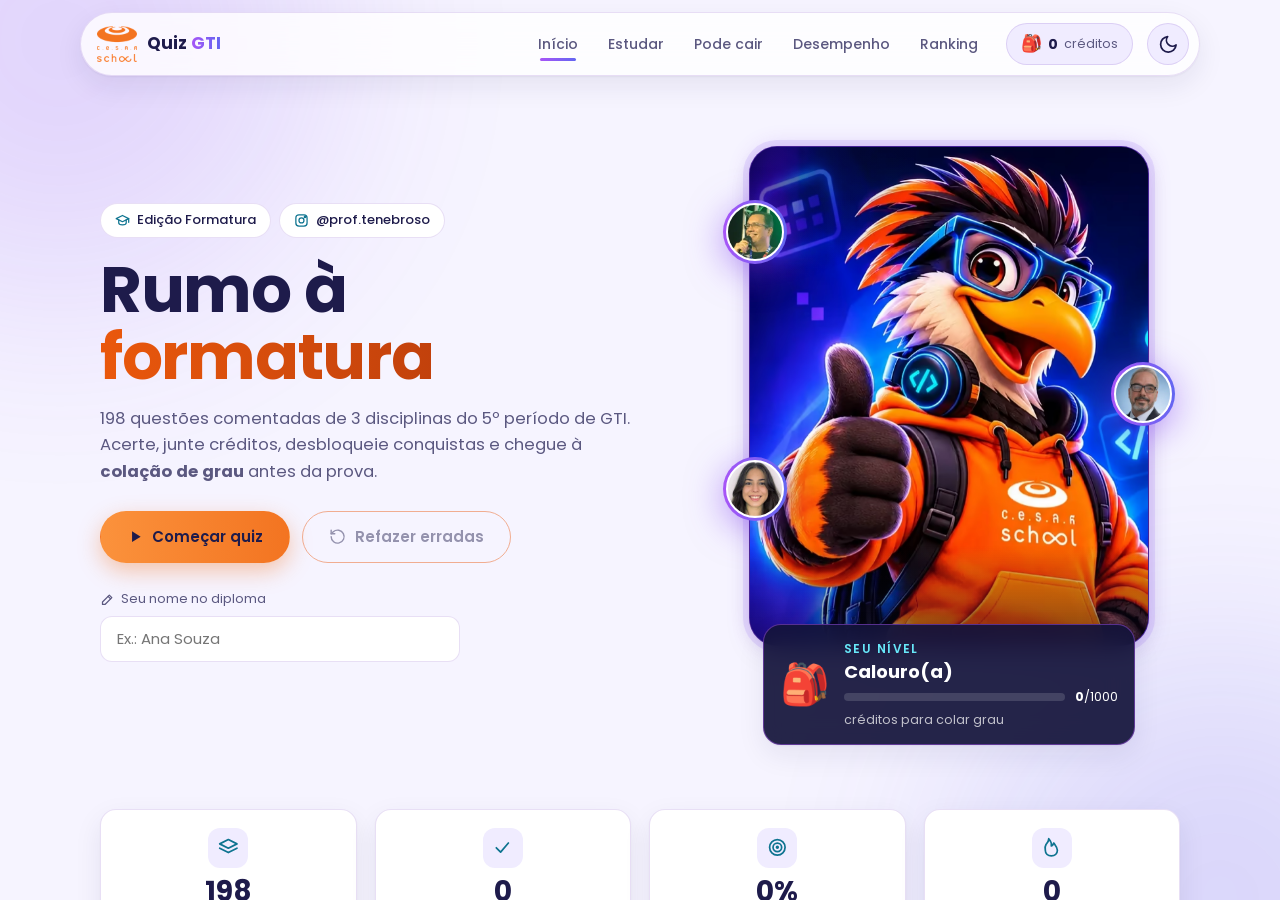
<file: index.html>
<!doctype html>
<html lang="pt-BR">
<head>
  <meta charset="utf-8">
  <meta name="viewport" content="width=device-width, initial-scale=1">
  <title>Quiz GTI Formatura · Segurança Cibernética, Governança e GTI</title>
  <meta name="description" content="Quiz gamificado com 198 questões comentadas de Gestão de Segurança Cibernética, Governança em TI e Estudos Avançados em GTI (CESAR School, 5º período).">
  <meta name="referrer" content="strict-origin-when-cross-origin">
  <link rel="canonical" href="https://leonidasprof.github.io/estudando5periodo/QUIZ/app/">
  <link rel="icon" href="QUIZ/app/assets/favicon.png" type="image/png" sizes="64x64">
  <!-- Quem compartilha o link da raiz também vê o cartão com o Carca -->
  <meta property="og:type" content="website">
  <meta property="og:locale" content="pt_BR">
  <meta property="og:site_name" content="Quiz GTI Formatura">
  <meta property="og:title" content="Quiz GTI Formatura: estude com o Carca rumo à colação de grau">
  <meta property="og:description" content="198 questões comentadas de Segurança Cibernética, Governança em TI e Estudos Avançados em GTI. Acerte, junte créditos e chegue à formatura.">
  <meta property="og:image" content="https://leonidasprof.github.io/estudando5periodo/QUIZ/app/assets/og-image.jpg">
  <meta property="og:image:width" content="1200">
  <meta property="og:image:height" content="630">
  <meta property="og:image:alt" content="Carca, o carcará tech de moletom laranja do CESAR School, fazendo joinha">
  <meta property="og:url" content="https://leonidasprof.github.io/estudando5periodo/">
  <meta name="twitter:card" content="summary_large_image">
  <meta name="twitter:title" content="Quiz GTI Formatura: estude com o Carca rumo à colação de grau">
  <meta name="twitter:description" content="198 questões comentadas de Segurança Cibernética, Governança em TI e Estudos Avançados em GTI.">
  <meta name="twitter:image" content="https://leonidasprof.github.io/estudando5periodo/QUIZ/app/assets/og-image.jpg">
  <meta http-equiv="refresh" content="0; url=QUIZ/app/">
  <style>body{margin:0;min-height:100vh;display:grid;place-items:center;background:#0A0A24;color:#fff;font-family:system-ui,sans-serif}a{color:#C4B5FD}</style>
</head>
<body>
  <main><p>Abrindo o quiz… Se não abrir, <a href="QUIZ/app/">clique aqui</a>.</p></main>
</body>
</html>
</file>
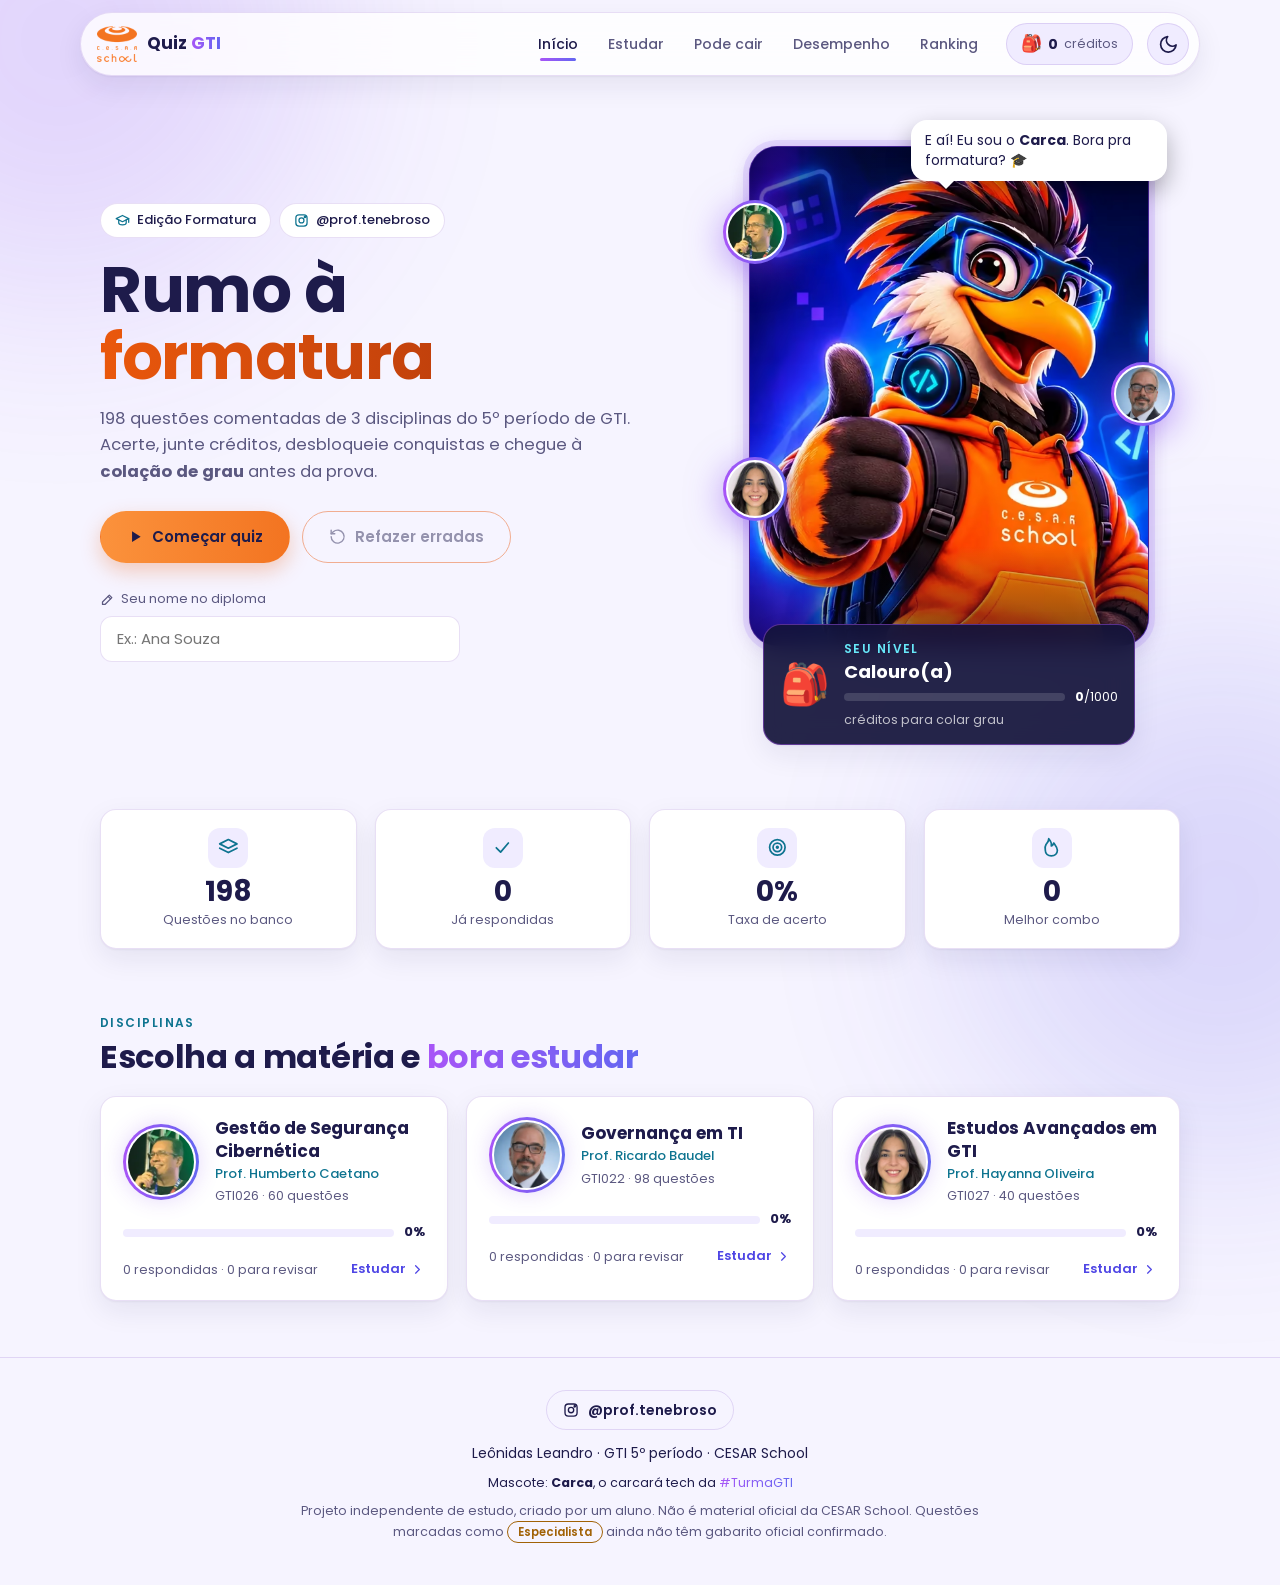
<file: QUIZ/app/index.html>
<!doctype html>
<html lang="pt-BR">
<head>
  <meta charset="utf-8">
  <meta name="viewport" content="width=device-width, initial-scale=1, viewport-fit=cover">
  <title>Quiz GTI Formatura · Segurança Cibernética, Governança e GTI</title>
  <meta name="description" content="Quiz gamificado com 198 questões comentadas de Gestão de Segurança Cibernética, Governança em TI e Estudos Avançados em GTI (CESAR School, 5º período).">
  <meta name="theme-color" content="#0A0A24">
  <meta name="referrer" content="strict-origin-when-cross-origin">
  <link rel="canonical" href="https://leonidasprof.github.io/estudando5periodo/QUIZ/app/">
  <link rel="icon" href="assets/favicon.png" type="image/png" sizes="64x64">
  <link rel="apple-touch-icon" href="assets/apple-touch-icon.png">

  <!-- Compartilhamento (WhatsApp, LinkedIn, Facebook, X) -->
  <meta property="og:type" content="website">
  <meta property="og:locale" content="pt_BR">
  <meta property="og:site_name" content="Quiz GTI Formatura">
  <meta property="og:title" content="Quiz GTI Formatura: estude com o Carca rumo à colação de grau">
  <meta property="og:description" content="198 questões comentadas de Segurança Cibernética, Governança em TI e Estudos Avançados em GTI. Acerte, junte créditos e chegue à formatura.">
  <meta property="og:image" content="https://leonidasprof.github.io/estudando5periodo/QUIZ/app/assets/og-image.jpg">
  <meta property="og:image:width" content="1200">
  <meta property="og:image:height" content="630">
  <meta property="og:image:alt" content="Carca, o carcará tech de moletom laranja do CESAR School, fazendo joinha">
  <meta property="og:url" content="https://leonidasprof.github.io/estudando5periodo/QUIZ/app/">
  <meta name="twitter:card" content="summary_large_image">
  <meta name="twitter:title" content="Quiz GTI Formatura: estude com o Carca rumo à colação de grau">
  <meta name="twitter:description" content="198 questões comentadas de Segurança Cibernética, Governança em TI e Estudos Avançados em GTI.">
  <meta name="twitter:image" content="https://leonidasprof.github.io/estudando5periodo/QUIZ/app/assets/og-image.jpg">
  <meta name="twitter:image:alt" content="Carca, o carcará tech de moletom laranja do CESAR School, fazendo joinha">
  <script type="application/ld+json">
  {
    "@context": "https://schema.org",
    "@type": "WebApplication",
    "name": "Quiz GTI Formatura",
    "url": "https://leonidasprof.github.io/estudando5periodo/QUIZ/app/",
    "description": "Quiz gamificado com 198 questões comentadas de Gestão de Segurança Cibernética, Governança em TI e Estudos Avançados em GTI.",
    "applicationCategory": "EducationalApplication",
    "operatingSystem": "Web",
    "inLanguage": "pt-BR",
    "isAccessibleForFree": true,
    "image": "https://leonidasprof.github.io/estudando5periodo/QUIZ/app/assets/og-image.jpg",
    "author": { "@type": "Person", "name": "Leônidas Leandro", "alternateName": "@prof.tenebroso" },
    "offers": { "@type": "Offer", "price": "0", "priceCurrency": "BRL" }
  }
  </script>
  <!-- Fonte local: o texto (400) e os títulos (700) já começam a baixar junto com a página -->
  <link rel="preload" href="fonts/poppins-400.woff2" as="font" type="font/woff2" crossorigin>
  <link rel="preload" href="fonts/poppins-700.woff2" as="font" type="font/woff2" crossorigin>
  <link rel="preload" as="image" href="assets/carca-hero.avif?v=5" type="image/avif" fetchpriority="high">
  <link rel="stylesheet" href="styles.css?v=20">
</head>
<body>
  <a class="skip" href="#app">Pular para o conteúdo</a>

  <!-- Ícones (traço 2px, estilo consistente) -->
  <svg width="0" height="0" style="position:absolute" aria-hidden="true">
    <defs>
      <symbol id="i-play" viewBox="0 0 24 24"><path d="M7 4.5v15l12-7.5z" fill="currentColor" stroke="none"/></symbol>
      <symbol id="i-redo" viewBox="0 0 24 24"><path d="M3 12a9 9 0 1 0 3-6.7L3 8"/><path d="M3 3v5h5"/></symbol>
      <symbol id="i-sun" viewBox="0 0 24 24"><circle cx="12" cy="12" r="4"/><path d="M12 2v2M12 20v2M4.9 4.9l1.4 1.4M17.7 17.7l1.4 1.4M2 12h2M20 12h2M4.9 19.1l1.4-1.4M17.7 6.3l1.4-1.4"/></symbol>
      <symbol id="i-moon" viewBox="0 0 24 24"><path d="M21 12.8A9 9 0 1 1 11.2 3a7 7 0 0 0 9.8 9.8z"/></symbol>
      <symbol id="i-insta" viewBox="0 0 24 24"><rect x="3" y="3" width="18" height="18" rx="5"/><circle cx="12" cy="12" r="4"/><circle cx="17.5" cy="6.5" r="1" fill="currentColor"/></symbol>
      <symbol id="i-home" viewBox="0 0 24 24"><path d="M3 10.5 12 3l9 7.5V20a1 1 0 0 1-1 1h-5v-6H9v6H4a1 1 0 0 1-1-1z"/></symbol>
      <symbol id="i-book" viewBox="0 0 24 24"><path d="M4 19.5V5a2 2 0 0 1 2-2h14v16H6a2 2 0 0 0-2 2.5z"/><path d="M4 19.5A2.5 2.5 0 0 0 6.5 22H20"/></symbol>
      <symbol id="i-chart" viewBox="0 0 24 24"><path d="M3 3v18h18"/><path d="M7 15l4-4 3 3 5-6"/></symbol>
      <symbol id="i-cap" viewBox="0 0 24 24"><path d="M22 9 12 4 2 9l10 5z"/><path d="M6 11v5c0 1.7 2.7 3 6 3s6-1.3 6-3v-5"/><path d="M22 9v6"/></symbol>
      <symbol id="i-flame" viewBox="0 0 24 24"><path d="M12 22c4 0 7-2.7 7-6.6 0-3.7-2.6-6-4.2-8.4-.6 2-1.6 3-2.8 3.4C12.6 7 11 4.3 9 2c0 3-1.7 4.8-3.2 6.7A8.7 8.7 0 0 0 5 15.4C5 19.3 8 22 12 22z"/></symbol>
      <symbol id="i-check" viewBox="0 0 24 24"><path d="M5 12.5 10 17.5 19 7"/></symbol>
      <symbol id="i-x" viewBox="0 0 24 24"><path d="M6 6l12 12M18 6 6 18"/></symbol>
      <symbol id="i-left" viewBox="0 0 24 24"><path d="M15 18l-6-6 6-6"/></symbol>
      <symbol id="i-right" viewBox="0 0 24 24"><path d="M9 18l6-6-6-6"/></symbol>
      <symbol id="i-target" viewBox="0 0 24 24"><circle cx="12" cy="12" r="9"/><circle cx="12" cy="12" r="5"/><circle cx="12" cy="12" r="1" fill="currentColor"/></symbol>
      <symbol id="i-layers" viewBox="0 0 24 24"><path d="M12 3 2 8l10 5 10-5z"/><path d="M2 13l10 5 10-5"/></symbol>
      <symbol id="i-alert" viewBox="0 0 24 24"><path d="M12 3 2 20h20z"/><path d="M12 10v4M12 17h.01"/></symbol>
      <symbol id="i-download" viewBox="0 0 24 24"><path d="M12 3v12M7 10l5 5 5-5"/><path d="M4 21h16"/></symbol>
      <symbol id="i-upload" viewBox="0 0 24 24"><path d="M12 21V9M7 14l5-5 5 5"/><path d="M4 3h16"/></symbol>
      <symbol id="i-trash" viewBox="0 0 24 24"><path d="M4 7h16M10 11v6M14 11v6M6 7l1 13h10l1-13M9 7V4h6v3"/></symbol>
      <symbol id="i-sparkles" viewBox="0 0 24 24"><path d="M12 3l1.8 4.7L18.5 9.5l-4.7 1.8L12 16l-1.8-4.7L5.5 9.5l4.7-1.8z"/><path d="M19 15l.8 2.2 2.2.8-2.2.8L19 21l-.8-2.2-2.2-.8 2.2-.8z"/></symbol>
      <symbol id="i-star" viewBox="0 0 24 24"><path d="M12 3l2.8 5.7 6.2.9-4.5 4.4 1 6.2L12 17.3 6.5 20.2l1-6.2L3 9.6l6.2-.9z"/></symbol>
      <symbol id="i-pause" viewBox="0 0 24 24"><path d="M8 5v14M16 5v14"/></symbol>
      <symbol id="i-flag" viewBox="0 0 24 24"><path d="M5 21V4h11l-1.5 4L16 12H5"/></symbol>
      <symbol id="i-magnet" viewBox="0 0 24 24"><path d="M5 3h5v8a2 2 0 0 0 4 0V3h5v8A7 7 0 0 1 5 11z"/><path d="M5 7.5h5M14 7.5h5"/></symbol>
      <symbol id="i-trophy" viewBox="0 0 24 24"><path d="M8 21h8M12 17v4M7 4h10v5a5 5 0 0 1-10 0z"/><path d="M17 5h3v2a3 3 0 0 1-3 3M7 5H4v2a3 3 0 0 0 3 3"/></symbol>
      <symbol id="i-pen" viewBox="0 0 24 24"><path d="M4 20h4L19 9l-4-4L4 16z"/><path d="M13 7l4 4"/></symbol>
    </defs>
  </svg>

  <div class="glow glow-1" aria-hidden="true"></div>
  <div class="glow glow-2" aria-hidden="true"></div>

  <header class="nav-wrap">
    <nav class="nav" aria-label="Principal">
      <a class="brand" href="#inicio" aria-label="Quiz GTI, início">
        <img src="assets/cesar-school-logo.webp" alt="CESAR School" class="brand-logo" width="40" height="36" loading="eager">
        <span class="brand-text">Quiz <span class="grad">GTI</span></span>
      </a>
      <div class="nav-links">
        <a href="#inicio" data-nav="inicio"><svg class="i"><use href="#i-home"/></svg><span>Início</span></a>
        <a href="#estudar" data-nav="estudar"><svg class="i"><use href="#i-book"/></svg><span>Estudar</span></a>
        <a href="#podecair" data-nav="podecair"><svg class="i"><use href="#i-magnet"/></svg><span>Pode cair</span></a>
        <a href="#desempenho" data-nav="desempenho"><svg class="i"><use href="#i-chart"/></svg><span>Desempenho</span></a>
        <a href="#ranking" data-nav="ranking"><svg class="i"><use href="#i-trophy"/></svg><span>Ranking</span></a>
      </div>
      <a class="hud" id="hud" href="#desempenho" aria-label="Seus créditos e nível"></a>
      <button class="icon-btn" id="btn-tema" type="button" aria-label="Alternar tema claro/escuro" title="Alternar tema"></button>
    </nav>
  </header>

  <main id="app" tabindex="-1"></main>

  <footer class="footer">
    <a class="footer-insta" href="https://instagram.com/prof.tenebroso" target="_blank" rel="noopener">
      <svg class="i"><use href="#i-insta"/></svg> @prof.tenebroso
    </a>
    <p>Leônidas Leandro · GTI 5º período · CESAR School</p>
    <p class="small">Mascote: <b>Carca</b>, o carcará tech da <span class="grad">#TurmaGTI</span></p>
    <p class="muted small">Projeto independente de estudo, criado por um aluno. Não é material oficial da CESAR School.
      Questões marcadas como <span class="seal seal-warn">Especialista</span> ainda não têm gabarito oficial confirmado.</p>
  </footer>

  <script src="banco.js?v=21"></script>
  <script src="app.js?v=20"></script>
</body>
</html>
</file>
<file: QUIZ/app/styles.css>
/* =========================================================
   Quiz GTI · Edição Formatura — design system (ver design-system.md)
   ========================================================= */

/* ===== Fonte: Poppins hospedada no projeto (subconjunto latin, cobre o português). Licença: fonts/OFL.txt ===== */
@font-face { font-family: "Poppins"; font-style: normal; font-weight: 400; font-display: swap; src: url("fonts/poppins-400.woff2") format("woff2"); }
@font-face { font-family: "Poppins"; font-style: normal; font-weight: 500; font-display: swap; src: url("fonts/poppins-500.woff2") format("woff2"); }
@font-face { font-family: "Poppins"; font-style: normal; font-weight: 600; font-display: swap; src: url("fonts/poppins-600.woff2") format("woff2"); }
@font-face { font-family: "Poppins"; font-style: normal; font-weight: 700; font-display: swap; src: url("fonts/poppins-700.woff2") format("woff2"); }

/* ===== Tokens ===== */
:root {
  --bg: #0A0A24;
  --surface: #13133A;
  --surface-2: #1C1C4D;
  --border: rgba(139, 92, 246, .24);
  --border-strong: rgba(139, 92, 246, .55);
  --primary: #7C3AED;
  --primary-2: #6366F1;
  --gradient: linear-gradient(90deg, #A855F7, #6366F1);
  --accent: #22D3EE;
  --success: #2DD4BF;
  --danger: #F43F5E;
  --warning: #FBBF24;
  --text: #FFFFFF;
  --text-muted: #A9ACCE;
  --glow: 0 0 24px rgba(124, 58, 237, .35);
  --shadow: 0 10px 30px rgba(0, 0, 0, .25);
  --radius: 16px;
  --radius-sm: 12px;
  --glow-alpha: .55;
  --nav-h: 64px;
  --link: #A5B4FC;
  /* Laranja do moletom do Carca: botões de ação e destaque "formatura".
     Texto escuro sobre o laranja (contraste 5,6 a 7:1; branco ficaria abaixo de 3:1). */
  --laranja: #F37421;
  --gradient-acao: linear-gradient(90deg, #FB923C, #F37421);
  --texto-acao: #1E1B4B;
  --sombra-acao: 0 8px 22px rgba(243, 116, 33, .38);
  --grad-texto-laranja: linear-gradient(90deg, #FDBA74, #F37421);
  color-scheme: dark;
}
:root[data-theme="light"] {
  --bg: #F6F4FF;
  --surface: #FFFFFF;
  --surface-2: #F0ECFF;
  --border: rgba(91, 33, 182, .14);
  --border-strong: rgba(124, 58, 237, .45);
  --text: #1E1B4B;
  --text-muted: #5B5880;
  --success: #0F8F80;
  --danger: #E11D48;
  --warning: #A16207;
  --accent: #0E7490;
  --glow: 0 0 22px rgba(124, 58, 237, .2);
  --shadow: 0 1px 2px rgba(30, 27, 75, .05), 0 10px 28px rgba(30, 27, 75, .08);
  --glow-alpha: .16;
  --link: #4F46E5;
  --laranja: #EA580C;
  --sombra-acao: 0 8px 20px rgba(234, 88, 12, .28);
  --grad-texto-laranja: linear-gradient(90deg, #EA580C, #C2410C);
  color-scheme: light;
}
@media (prefers-color-scheme: light) {
  :root:not([data-theme="dark"]) {
    --bg: #F6F4FF; --surface: #FFFFFF; --surface-2: #F0ECFF; --border: rgba(91, 33, 182, .14); --border-strong: rgba(124, 58, 237, .45);
    --text: #1E1B4B; --text-muted: #5B5880; --success: #0F8F80; --danger: #E11D48; --warning: #A16207; --accent: #0E7490;
    --glow: 0 0 22px rgba(124, 58, 237, .2); --shadow: 0 1px 2px rgba(30, 27, 75, .05), 0 10px 28px rgba(30, 27, 75, .08);
    --glow-alpha: .16; --link: #4F46E5; color-scheme: light;
    --laranja: #EA580C; --sombra-acao: 0 8px 20px rgba(234, 88, 12, .28); --grad-texto-laranja: linear-gradient(90deg, #EA580C, #C2410C);
  }
}

/* ===== Base ===== */
* { box-sizing: border-box; }
html { scroll-behavior: smooth; -webkit-text-size-adjust: 100%; }
body {
  margin: 0; min-height: 100vh; background: var(--bg); color: var(--text);
  font-family: "Poppins", system-ui, -apple-system, "Segoe UI", sans-serif; font-size: 15px; line-height: 1.6;
  overflow-x: hidden; display: flex; flex-direction: column;
  -webkit-font-smoothing: antialiased; text-rendering: optimizeLegibility;
}
a { color: inherit; }
button, input, select { font: inherit; color: inherit; }
img, video, iframe { max-width: 100%; height: auto; }
::selection { background: rgba(168, 85, 247, .35); }
.muted { color: var(--text-muted); }
.small { font-size: 12.5px; }
.grad { background: var(--gradient); -webkit-background-clip: text; background-clip: text; color: transparent; }
.grad-laranja { background: var(--grad-texto-laranja); -webkit-background-clip: text; background-clip: text; color: transparent; }
.i { width: 1.15em; height: 1.15em; flex-shrink: 0; fill: none; stroke: currentColor; stroke-width: 2; stroke-linecap: round; stroke-linejoin: round; vertical-align: -.18em; }
:focus-visible { outline: 3px solid var(--accent); outline-offset: 2px; border-radius: 8px; }
main:focus, main:focus-visible { outline: none; } /* recebe foco só para leitores de tela ao trocar de tela */
.skip { position: fixed; left: 16px; top: -60px; z-index: 100; padding: 10px 16px; border-radius: 10px; background: var(--primary); color: #fff; text-decoration: none; font-weight: 600; transition: top .2s; }
.skip:focus { top: 12px; }
.glow { position: fixed; width: 520px; height: 520px; border-radius: 50%; filter: blur(110px); z-index: -1; pointer-events: none; opacity: var(--glow-alpha); }
.glow-1 { background: #7C3AED; top: -220px; left: -200px; }
.glow-2 { background: #4F46E5; bottom: -260px; right: -200px; }
/* min-height: o rodapé não "pula" para o topo enquanto o JavaScript ainda monta a tela */
main { width: min(1120px, 100%); margin: 0 auto; padding: 28px 20px 56px; flex: 1; outline: none; min-height: 100vh; }

/* ===== Navbar ===== */
.nav-wrap { position: sticky; top: 12px; z-index: 20; padding: 0 16px; }
.nav {
  width: min(1120px, 100%); height: var(--nav-h); margin: 0 auto; display: flex; align-items: center; gap: 14px;
  padding: 0 10px 0 16px; border-radius: 999px; border: 1px solid var(--border);
  background: color-mix(in srgb, var(--surface) 80%, transparent); backdrop-filter: blur(16px) saturate(140%);
  box-shadow: var(--shadow);
}
.brand { display: flex; align-items: center; gap: 10px; text-decoration: none; font-weight: 700; font-size: 17px; }
.brand-logo { height: 36px; width: auto; }
.nav-links { display: flex; gap: 2px; margin-left: auto; }
.nav-links a { display: flex; align-items: center; gap: 7px; text-decoration: none; font-size: 14px; font-weight: 500; padding: 8px 14px; border-radius: 999px; color: var(--text-muted); position: relative; transition: color .15s, background .15s; }
.nav-links a .i { display: none; }
.nav-links a:hover { color: var(--text); background: var(--surface-2); }
.nav-links a.ativo { color: var(--text); }
.nav-links a.ativo::after { content: ""; position: absolute; left: 16px; right: 16px; bottom: 2px; height: 3px; border-radius: 3px; background: var(--gradient); }
.icon-btn { width: 42px; height: 42px; border-radius: 50%; border: 1px solid var(--border); background: var(--surface-2); cursor: pointer; display: grid; place-items: center; font-size: 18px; color: var(--text); transition: box-shadow .15s, transform .15s; }
.icon-btn:hover { box-shadow: var(--glow); transform: rotate(12deg); }
.hud { display: inline-flex; align-items: center; gap: 6px; height: 42px; padding: 0 14px; border-radius: 999px; border: 1px solid var(--border); background: var(--surface-2); text-decoration: none; font-size: 14px; white-space: nowrap; transition: box-shadow .15s; }
.hud:hover { box-shadow: var(--glow); }
.hud-ic { font-size: 17px; }

/* ===== Botões, chips, selos ===== */
.btn { display: inline-flex; align-items: center; justify-content: center; gap: 8px; min-height: 44px; padding: 10px 20px; border-radius: 999px; border: 1px solid var(--border); background: var(--surface); cursor: pointer; font-weight: 600; font-size: 14px; text-decoration: none; transition: transform .15s, box-shadow .15s, border-color .15s, background .15s; }
.btn:hover:not(:disabled) { transform: translateY(-1px); box-shadow: var(--glow); border-color: var(--border-strong); }
.btn:active:not(:disabled) { transform: translateY(0) scale(.98); }
.btn:disabled { opacity: .45; cursor: not-allowed; }
.btn-primary { background: var(--gradient-acao); border-color: transparent; color: var(--texto-acao); box-shadow: var(--sombra-acao); }
.btn-primary:hover:not(:disabled) { box-shadow: 0 10px 28px rgba(243, 116, 33, .5); }
.btn-ghost { background: transparent; border-color: var(--laranja); }
.btn-ghost:hover:not(:disabled) { border-color: var(--laranja); box-shadow: 0 0 22px rgba(243, 116, 33, .3); }
.btn-danger { background: transparent; color: var(--danger); border-color: color-mix(in srgb, var(--danger) 45%, transparent); }
.btn-danger:hover:not(:disabled) { box-shadow: 0 0 18px color-mix(in srgb, var(--danger) 30%, transparent); }
.btn-lg { min-height: 52px; padding: 12px 26px; font-size: 15px; }
.btn-sm { min-height: 36px; padding: 6px 14px; font-size: 13px; }
.btn-icon { width: 44px; padding: 0; }
.count { min-width: 22px; height: 22px; padding: 0 7px; border-radius: 99px; background: var(--danger); color: #fff; font-size: 12px; display: inline-grid; place-items: center; }
.btn-row { display: flex; flex-wrap: wrap; gap: 12px; }
.chip { display: inline-flex; align-items: center; gap: 8px; min-height: 40px; padding: 6px 14px; border-radius: 999px; border: 1px solid var(--border); background: var(--surface); cursor: pointer; font-size: 13.5px; font-weight: 500; transition: border-color .15s, background .15s; }
.chip:hover { border-color: var(--border-strong); }
.chip[aria-pressed="true"] { background: var(--gradient); color: #fff; border-color: transparent; }
.chip-prof { padding-left: 6px; }
.seal { display: inline-flex; align-items: center; gap: 4px; padding: 1px 10px; border-radius: 999px; font-size: 11.5px; font-weight: 600; border: 1px solid; white-space: nowrap; }
.seal-ok { color: var(--success); border-color: var(--success); }
.seal-warn { color: var(--warning); border-color: var(--warning); }
.tag { display: inline-flex; align-items: center; gap: 6px; padding: 3px 10px; border-radius: 999px; font-size: 12px; background: var(--surface-2); color: var(--text-muted); }
.tag-prof { padding-left: 3px; }
.badges { display: flex; flex-wrap: wrap; gap: 8px; margin-bottom: 18px; }
.badge { display: inline-flex; align-items: center; gap: 7px; padding: 6px 14px; border-radius: 999px; font-size: 13px; font-weight: 500; border: 1px solid var(--border); background: var(--surface); text-decoration: none; }
.badge .i { color: var(--accent); }
.badge-link:hover { border-color: var(--border-strong); box-shadow: var(--glow); }

/* ===== Avatares dos professores ===== */
.avatar { display: inline-grid; flex-shrink: 0; border-radius: 50%; padding: 2px; background: var(--gradient); }
.avatar-in { display: block; width: 100%; height: 100%; border-radius: 50%; overflow: hidden; background: var(--surface-2); border: 2px solid var(--surface); }
.avatar img { display: block; width: 100%; height: 100%; object-fit: cover; }
.avatar-xs { width: 26px; height: 26px; padding: 1.5px; }
.avatar-xs .avatar-in { border-width: 1px; }
.avatar-md { width: 48px; height: 48px; }
.avatar-sm { width: 64px; height: 64px; padding: 3px; }
.avatar-lg { width: 76px; height: 76px; padding: 3px; box-shadow: var(--glow); }
.prof { display: block; font-size: 13px; font-weight: 500; color: var(--accent); }

/* ===== Títulos ===== */
.eyebrow { font-size: 12px; font-weight: 600; letter-spacing: .12em; text-transform: uppercase; color: var(--accent); margin: 0 0 6px; }
h1 { font-size: clamp(38px, 7vw, 64px); line-height: 1.05; letter-spacing: -.02em; margin: 0 0 16px; }
h2 { font-size: clamp(24px, 3.6vw, 32px); line-height: 1.2; letter-spacing: -.01em; margin: 0 0 20px; }
h3 { font-size: 17px; line-height: 1.3; margin: 0; }
.lead { font-size: 16.5px; color: var(--text-muted); max-width: 540px; margin: 0 0 26px; }
.section { margin-top: 64px; }

/* ===== Cards ===== */
.card { background: var(--surface); border: 1px solid var(--border); border-radius: var(--radius); padding: 20px 22px; box-shadow: var(--shadow); }
.grid { display: grid; gap: 18px; }
.grid-3 { grid-template-columns: repeat(auto-fill, minmax(min(100%, 300px), 1fr)); }
.grid-stats { grid-template-columns: repeat(auto-fit, minmax(min(100%, 160px), 1fr)); }
.stat { display: grid; justify-items: center; gap: 2px; text-align: center; padding: 18px 14px; }
.stat-ic { width: 40px; height: 40px; border-radius: 12px; display: grid; place-items: center; background: var(--surface-2); color: var(--accent); margin-bottom: 6px; font-size: 18px; }
.stat strong { font-size: 28px; line-height: 1.15; }
.stat span:last-child { font-size: 12.5px; color: var(--text-muted); }

/* ===== Hero ===== */
.hero { display: grid; grid-template-columns: 1.25fr 1fr; gap: 40px; align-items: center; padding-top: 28px; }
.nome-box { margin-top: 26px; max-width: 360px; }
.nome-box label { display: flex; align-items: center; gap: 6px; font-size: 13px; color: var(--text-muted); margin-bottom: 6px; }
.nome-box input { width: 100%; min-height: 46px; padding: 10px 16px; border-radius: var(--radius-sm); border: 1px solid var(--border); background: var(--surface); color: var(--text); transition: border-color .15s, box-shadow .15s; }
.nome-box input:focus { outline: none; border-color: var(--primary); box-shadow: var(--glow); }
.nivel-ic { display: block; font-size: 40px; line-height: 1; animation: flutuar 3s ease-in-out infinite; }
@keyframes flutuar { 50% { transform: translateY(-10px); } }

/* ===== Carca: cartaz do hero ===== */
.poster { position: relative; justify-self: center; width: min(400px, 100%); margin-top: 26px; }
.poster-frame { position: relative; aspect-ratio: 4 / 5; border-radius: 28px; overflow: hidden; background: #1A1050;
  border: 1px solid var(--border-strong); box-shadow: 0 0 0 6px color-mix(in srgb, var(--primary) 12%, transparent), var(--glow), var(--shadow); }
.poster-img { position: absolute; inset: 0; width: 100%; height: 100%; object-fit: cover; object-position: 50% 14%; animation: respirar 6s ease-in-out infinite; }
@keyframes respirar { 50% { transform: scale(1.025); } }
.poster-frame::after { content: ""; position: absolute; inset: 0; pointer-events: none;
  background: radial-gradient(60% 40% at 0% 0%, rgba(10, 10, 36, .55), transparent 70%),
              linear-gradient(to bottom, transparent 80%, rgba(10, 10, 36, .5) 100%); }
/* O cartão fica abaixo do Carca (encostando na borda) para não cobrir o símbolo do CESAR no moletom */
.nivel-card { position: relative; z-index: 2; margin: -22px 14px 0; display: flex; align-items: center; gap: 14px; padding: 14px 16px;
  border-radius: 18px; color: #fff; background: rgba(19, 19, 58, .92); border: 1px solid rgba(168, 85, 247, .45); backdrop-filter: blur(12px); box-shadow: var(--shadow); }
.nivel-card .muted { color: rgba(255, 255, 255, .72); }
.nivel-card .eyebrow { color: #67E8F9; }
.nivel-card strong { display: block; font-size: 18px; line-height: 1.25; }
.nivel-card .bar { background: rgba(255, 255, 255, .14); }
.nivel-txt { flex: 1; min-width: 0; display: grid; gap: 3px; }
.float { position: absolute; z-index: 3; display: grid; place-items: center; border-radius: 50%; animation: flutuar 4s ease-in-out infinite; filter: drop-shadow(0 8px 18px rgba(124, 58, 237, .5)); }
.float.f1 { top: 9%; left: -26px; } .float.f2 { top: 36%; right: -26px; animation-delay: 1.2s; } .float.f3 { top: 52%; left: -26px; animation-delay: 2.4s; }

/* ===== Carca: balões e figurinhas ===== */
.fala { position: relative; margin: 0; padding: 10px 14px; border-radius: 16px; font-size: 14px; line-height: 1.45; background: var(--surface-2); border: 1px solid var(--border); }
.fala-hero { position: absolute; z-index: 4; top: -26px; right: -18px; max-width: 64%; background: #fff; color: #1E1B4B; border: 0;
  box-shadow: 0 10px 24px rgba(0, 0, 0, .3); animation: balao .6s cubic-bezier(.2, 1.5, .4, 1) .5s both; }
.fala-hero::after { content: ""; position: absolute; left: 26px; bottom: -8px; border: 9px solid transparent; border-top-color: #fff; border-bottom: 0; }
@keyframes balao { from { opacity: 0; transform: scale(.6) translateY(10px); transform-origin: 20% 100%; } }
.carca { display: block; height: auto; }
.carca-sm { width: 84px; height: 84px; object-fit: cover; object-position: 50% 20%; border-radius: 18px; border: 1px solid var(--border-strong); box-shadow: var(--glow); flex-shrink: 0; }
.carca-dica { display: flex; align-items: center; gap: 12px; margin-bottom: 16px; }
.carca-dica .fala::before, .banner-vr .fala::before { content: ""; position: absolute; left: -7px; top: 50%; width: 12px; height: 12px; background: inherit; border-left: 1px solid var(--border); border-bottom: 1px solid var(--border); transform: translateY(-50%) rotate(45deg); }
.fb-carca .carca-sm { animation: pop .5s cubic-bezier(.2, 1.6, .4, 1); }
.fb-corpo { min-width: 0; }
.selo-res { position: relative; display: inline-block; margin-bottom: 10px; }
.carca-res { width: 150px; height: 150px; object-fit: cover; object-position: 50% 20%; border-radius: 28px; border: 1px solid var(--border-strong); box-shadow: var(--glow); animation: pop .7s cubic-bezier(.2, 1.6, .4, 1); }
.selo-emoji { position: absolute; right: -14px; bottom: -8px; font-size: 40px; animation: pop .7s cubic-bezier(.2, 1.6, .4, 1) .25s both; }
.modal-carca { position: relative; display: inline-block; margin-bottom: 8px; }
.carca-modal { width: 150px; height: 150px; object-fit: cover; object-position: 50% 20%; border-radius: 28px; border: 1px solid var(--border-strong); box-shadow: var(--glow); }
.modal-carca .capelo-big, .modal-carca .nivel-big { position: absolute; top: -26px; right: -26px; font-size: 54px; }
.banner-vr { display: flex; align-items: center; gap: 22px; margin-bottom: 20px; }
.carca-banner { width: 132px; height: 118px; object-fit: cover; border-radius: 18px; border: 1px solid var(--border-strong); box-shadow: var(--glow); flex-shrink: 0; }
.fala-banner { display: inline-block; font-size: 15px; }

/* ===== Disciplina ===== */
.disc-card { display: flex; flex-direction: column; gap: 16px; text-decoration: none; color: inherit; transition: transform .2s, box-shadow .2s, border-color .2s; }
.disc-card:hover { transform: translateY(-3px); box-shadow: var(--glow), var(--shadow); border-color: var(--border-strong); }
.disc-head { display: flex; align-items: center; gap: 16px; }
.disc-info { display: grid; gap: 2px; min-width: 0; }
.disc-foot { display: flex; align-items: center; justify-content: space-between; gap: 10px; }
.disc-go { display: inline-flex; align-items: center; gap: 4px; font-size: 13px; font-weight: 600; color: var(--link); white-space: nowrap; }
.disc-go .i { transition: transform .2s; }
.disc-card:hover .disc-go .i { transform: translateX(4px); }
.disc-card:hover .avatar-lg { animation: pop .4s; }
.bar { height: 8px; border-radius: 99px; background: var(--surface-2); overflow: hidden; flex: 1; }
.bar > i { display: block; height: 100%; width: var(--w, 0); border-radius: 99px; background: var(--gradient); transition: width .6s cubic-bezier(.2, .8, .2, 1); animation: barra 1s cubic-bezier(.2, .8, .2, 1); }
.bar-row { display: flex; align-items: center; gap: 10px; font-size: 13px; }
.sec-head, .resumo-head { display: flex; align-items: center; gap: 12px; margin-bottom: 16px; }

/* ===== Setup ===== */
.form-block { margin-bottom: 22px; }
.form-block > label, .form-block > .lbl { display: block; font-weight: 600; margin-bottom: 10px; }
.chips { display: flex; flex-wrap: wrap; gap: 8px; }
select { width: 100%; min-height: 44px; padding: 10px 14px; border-radius: var(--radius-sm); border: 1px solid var(--border); background: var(--surface-2); color: var(--text); }
.switch { display: flex; flex-wrap: wrap; align-items: center; gap: 10px; cursor: pointer; }
.switch input { width: 20px; height: 20px; accent-color: var(--primary); }
.resumo { position: sticky; top: calc(var(--nav-h) + 28px); }

/* ===== Quiz ===== */
.quiz-top { display: flex; align-items: center; gap: 14px; margin-bottom: 16px; }
.quiz-top .bar { height: 10px; }
.quiz-hud { display: flex; gap: 8px; flex-wrap: wrap; margin: 0 0 14px; }
.hud-pill { display: inline-flex; align-items: center; gap: 6px; padding: 5px 12px; border-radius: 999px; background: var(--surface); border: 1px solid var(--border); font-size: 13px; }
.hud-pill.on-fire { color: #F97316; border-color: #F97316; box-shadow: 0 0 18px rgba(249, 115, 22, .45); animation: fogo 1s ease-in-out infinite; }
.hud-pill.on-fire b { color: var(--text); }
@keyframes fogo { 50% { transform: scale(1.06); } }
.q-card { padding: 28px; }
.q-meta { display: flex; flex-wrap: wrap; gap: 8px; align-items: center; margin-bottom: 16px; }
.q-enun { white-space: pre-line; font-size: 16.5px; line-height: 1.65; margin: 0 0 20px; }
.q-hint { display: flex; align-items: center; gap: 6px; font-size: 13px; color: var(--accent); margin: -8px 0 14px; }
.alts { display: grid; gap: 10px; }
.alt { display: flex; gap: 14px; align-items: flex-start; width: 100%; text-align: left; padding: 14px 16px; border-radius: var(--radius-sm); border: 1px solid var(--border); background: var(--surface-2); cursor: pointer; transition: border-color .15s, box-shadow .15s, transform .15s; }
.alt:hover:not(:disabled) { border-color: var(--border-strong); }
.alt:active:not(:disabled) { transform: scale(.985); }
.alt .letra { width: 30px; height: 30px; flex-shrink: 0; border-radius: 50%; display: grid; place-items: center; font-weight: 700; font-size: 13px; border: 1px solid var(--border-strong); text-transform: uppercase; }
.alt .txt { white-space: pre-line; padding-top: 3px; }
.alt.sel { border-color: var(--primary); box-shadow: var(--glow); }
.alt.sel .letra { background: var(--gradient); color: #fff; border-color: transparent; animation: pop .3s cubic-bezier(.2, 1.6, .4, 1); }
.alt.certa { border-color: var(--success); background: color-mix(in srgb, var(--success) 8%, var(--surface-2)); }
.alt.certa .letra { background: var(--success); color: #fff; border-color: transparent; }
.alt.errada { border-color: var(--danger); background: color-mix(in srgb, var(--danger) 8%, var(--surface-2)); }
.alt.errada .letra { background: var(--danger); color: #fff; border-color: transparent; }
.alt:disabled { cursor: default; }
.lacunas-texto { line-height: 2.5; }
.lacunas-texto select { width: auto; display: inline-block; min-height: 36px; padding: 4px 10px; margin: 0 4px; }
.par { display: grid; grid-template-columns: 1fr minmax(170px, 270px); gap: 12px; align-items: center; padding: 12px 14px; border-radius: var(--radius-sm); background: var(--surface-2); border: 1px solid var(--border); }
.par.certa, select.certa { border-color: var(--success); }
.par.errada, select.errada { border-color: var(--danger); }
.feedback { margin-top: 20px; border-radius: var(--radius-sm); padding: 18px 20px; border: 1px solid; display: grid; grid-template-columns: 84px 1fr; gap: 18px; align-items: start; }
.feedback.ok { border-color: var(--success); background: color-mix(in srgb, var(--success) 9%, transparent); }
.feedback.nok { border-color: var(--danger); background: color-mix(in srgb, var(--danger) 8%, transparent); }
.feedback h3 { display: flex; align-items: center; gap: 8px; margin-bottom: 4px; }
.feedback p { margin: 6px 0; white-space: pre-line; }
.fb-topo { display: flex; align-items: center; justify-content: space-between; gap: 10px; flex-wrap: wrap; }
.fb-bloco { margin-top: 12px; padding-top: 12px; border-top: 1px dashed var(--border); }
.obs { display: flex; gap: 10px; align-items: flex-start; margin-top: 12px; padding: 10px 14px; border-radius: 10px; border-left: 3px solid var(--warning); background: color-mix(in srgb, var(--warning) 10%, transparent); font-size: 13.5px; }
.obs .i { color: var(--warning); margin-top: 3px; }
.q-acoes { display: flex; justify-content: space-between; gap: 12px; margin-top: 22px; flex-wrap: wrap; }
.xp-chip { padding: 3px 12px; border-radius: 999px; background: var(--gradient); color: #fff; font-weight: 700; font-size: 13px; animation: pop .5s cubic-bezier(.2, 1.6, .4, 1); }

/* ===== Resultado ===== */
.result-card { text-align: center; }
.selo-res { font-size: 56px; animation: pop .7s cubic-bezier(.2, 1.6, .4, 1); }
.score { font-size: 72px; font-weight: 700; line-height: 1; letter-spacing: -.03em; }
.lista-res { display: grid; gap: 8px; margin-top: 16px; }
.lista-res .item { display: flex; gap: 12px; align-items: center; width: 100%; padding: 11px 14px; border-radius: var(--radius-sm); background: var(--surface-2); font-size: 14px; border: 1px solid transparent; text-align: left; cursor: pointer; }
.lista-res .item:hover { border-color: var(--border-strong); }
.lista-res .ic { display: grid; place-items: center; width: 22px; }
.ok-txt { color: var(--success); } .nok-txt { color: var(--danger); }

/* ===== Rodada em andamento ===== */
.continuar { display: flex; flex-wrap: wrap; align-items: center; gap: 16px; border-color: var(--primary); box-shadow: var(--glow); }
.continuar-ic { width: 48px; height: 48px; border-radius: 14px; display: grid; place-items: center; font-size: 22px; background: var(--surface-2); color: var(--accent); }

/* ===== Desempenho: trilha, conquistas, diploma ===== */
.trilha { padding: 24px 18px; }
.trilha-linha { height: 8px; border-radius: 99px; background: var(--surface-2); overflow: hidden; margin: 0 4% 16px; }
.trilha-linha > i { display: block; height: 100%; width: var(--w); background: var(--gradient); border-radius: 99px; animation: barra 1.2s cubic-bezier(.2, .8, .2, 1); }
.trilha-niveis { display: grid; grid-template-columns: repeat(8, 1fr); gap: 6px; text-align: center; }
.degrau { display: flex; flex-direction: column; align-items: center; gap: 2px; opacity: .45; filter: grayscale(.8); transition: opacity .3s; }
.degrau.feito { opacity: 1; filter: none; }
.degrau-ic { font-size: 26px; }
.degrau.atual .degrau-ic { animation: flutuar 2.4s ease-in-out infinite; filter: drop-shadow(0 0 10px rgba(168, 85, 247, .8)); }
.degrau-nome { font-size: 11.5px; font-weight: 600; line-height: 1.2; }
.conq { display: flex; gap: 12px; align-items: center; opacity: .55; }
.conq.on { opacity: 1; border-color: rgba(251, 191, 36, .5); box-shadow: 0 0 18px rgba(251, 191, 36, .15); }
.conq-ic { font-size: 26px; width: 48px; height: 48px; display: grid; place-items: center; border-radius: 12px; background: var(--surface-2); flex-shrink: 0; }
.diploma { position: relative; border-radius: 20px; padding: 10px; background: linear-gradient(135deg, #FBBF24, #A855F7, #6366F1); }
.diploma-borda { border-radius: 12px; padding: 30px 22px; text-align: center; background: var(--surface); }
.diploma-capelo { font-size: 52px; }
.diploma-titulo { font-weight: 700; font-size: 20px; letter-spacing: .04em; margin: 4px 0 10px; }
.diploma-nome { font-size: clamp(24px, 5vw, 38px); font-weight: 700; margin: 4px 0; background: var(--gradient); -webkit-background-clip: text; background-clip: text; color: transparent; }
.diploma-ass { margin-top: 18px; font-weight: 600; }
.diploma.bloqueado .diploma-borda { filter: blur(3px) grayscale(.6); opacity: .6; }
.cadeado { position: absolute; inset: 0; display: grid; place-items: center; font-weight: 700; font-size: 18px; }

/* ===== Toasts e modal ===== */
.toasts { position: fixed; right: 16px; bottom: 16px; display: grid; gap: 10px; z-index: 60; max-width: min(360px, calc(100vw - 32px)); }
.toast { display: flex; gap: 12px; align-items: center; padding: 12px 16px; border-radius: 14px; background: var(--surface); border: 1px solid var(--border); box-shadow: var(--shadow); font-size: 14px; animation: toast-in .45s cubic-bezier(.2, 1.4, .4, 1); }
.toast.gold { border-color: #FBBF24; box-shadow: 0 0 24px rgba(251, 191, 36, .3); }
.toast.sai { animation: toast-out .4s forwards; }
.toast-ic { font-size: 28px; }
@keyframes toast-in { from { transform: translateX(120%); opacity: 0; } }
@keyframes toast-out { to { transform: translateX(120%); opacity: 0; } }
.modal-bg { position: fixed; inset: 0; z-index: 70; display: grid; place-items: center; padding: 16px; background: rgba(5, 5, 20, .6); backdrop-filter: blur(6px); animation: fade .25s; }
.modal-bg.sai { animation: fade .25s reverse forwards; }
.modal { max-width: 440px; text-align: center; animation: pop .55s cubic-bezier(.2, 1.5, .4, 1); }
.capelo-big, .nivel-big { font-size: 72px; line-height: 1; animation: lancar 1.1s cubic-bezier(.3, 1.4, .5, 1); }
@keyframes lancar { 0% { transform: translateY(80px) rotate(0) scale(.4); opacity: 0; } 60% { transform: translateY(-30px) rotate(340deg) scale(1.15); opacity: 1; } 100% { transform: none; } }

/* ===== Footer ===== */
.footer { text-align: center; padding: 32px 16px 40px; border-top: 1px solid var(--border); font-size: 14px; display: grid; justify-items: center; gap: 4px; }
.footer p { margin: 2px auto; max-width: 720px; }
.footer-insta { display: inline-flex; align-items: center; gap: 8px; font-weight: 600; text-decoration: none; padding: 8px 16px; border-radius: 999px; border: 1px solid var(--border); margin-bottom: 6px; transition: box-shadow .15s, border-color .15s; }
.footer-insta:hover { box-shadow: var(--glow); border-color: var(--border-strong); }

/* ===== Motions ===== */
main.entra > *, main.entra .stagger > * { animation: subir .55s cubic-bezier(.2, .8, .2, 1) both; }
/* stagger só anima ao trocar de tela (main.entra); na abertura do site o conteúdo aparece direto */
.entra .stagger > :nth-child(2) { animation-delay: .06s; } .entra .stagger > :nth-child(3) { animation-delay: .12s; }
.entra .stagger > :nth-child(4) { animation-delay: .18s; } .entra .stagger > :nth-child(5) { animation-delay: .24s; }
.entra .stagger > :nth-child(n+6) { animation-delay: .3s; }
@keyframes subir { from { opacity: 0; transform: translateY(16px); } }
@keyframes fade { from { opacity: 0; } }
@keyframes pop { 0% { transform: scale(.6); opacity: 0; } 100% { transform: none; opacity: 1; } }
@keyframes barra { from { width: 0; } }
.q-entra { animation: subir .45s cubic-bezier(.2, .8, .2, 1); }
.q-entra .alt, .q-entra .par { animation: subir .4s cubic-bezier(.2, .8, .2, 1) both; animation-delay: calc(.08s + var(--i, 0) * .06s); }
.acertou .alt.certa { animation: certo .6s cubic-bezier(.2, 1.6, .4, 1); }
@keyframes certo { 40% { transform: scale(1.03); box-shadow: 0 0 28px rgba(45, 212, 191, .55); } }
.errou { animation: tremer .45s; }
@keyframes tremer { 20%, 60% { transform: translateX(-7px); } 40%, 80% { transform: translateX(7px); } }
.feedback { animation: subir .4s cubic-bezier(.2, .8, .2, 1); }
.pulse { animation: pulso 2.4s ease-in-out infinite; }
@keyframes pulso { 0%, 100% { box-shadow: 0 8px 22px rgba(124, 58, 237, .35), 0 0 0 0 rgba(168, 85, 247, .5); } 50% { box-shadow: 0 8px 22px rgba(124, 58, 237, .35), 0 0 0 12px rgba(168, 85, 247, 0); } }
.btn-primary.pulse { animation-name: pulso-laranja; }
@keyframes pulso-laranja { 0%, 100% { box-shadow: 0 8px 22px rgba(243, 116, 33, .38), 0 0 0 0 rgba(251, 146, 60, .55); } 50% { box-shadow: 0 8px 22px rgba(243, 116, 33, .38), 0 0 0 12px rgba(251, 146, 60, 0); } }

/* Partículas */
.fx-layer { position: fixed; inset: 0; pointer-events: none; z-index: 80; overflow: hidden; }
.confete { position: absolute; width: 9px; height: 13px; border-radius: 2px; animation: explodir var(--d) cubic-bezier(.1, .7, .3, 1) forwards; }
@keyframes explodir { to { transform: translate(var(--dx), calc(var(--dy) + 340px)) rotate(var(--r)); opacity: 0; } }
.capelo { position: absolute; top: -60px; animation: cair var(--d) linear var(--delay) forwards; }
@keyframes cair { to { transform: translateY(115vh) rotate(var(--r)); } }
.xp-float { position: absolute; z-index: 90; transform: translateX(-50%); pointer-events: none; font-weight: 700; color: #FBBF24; text-shadow: 0 2px 10px rgba(0, 0, 0, .5); animation: xp-sobe 1.3s ease-out forwards; }
@keyframes xp-sobe { 0% { opacity: 0; transform: translate(-50%, 0) scale(.7); } 20% { opacity: 1; transform: translate(-50%, -14px) scale(1.15); } 100% { opacity: 0; transform: translate(-50%, -70px); } }

/* ===== Ranking ===== */
.sr-only { position: absolute; width: 1px; height: 1px; padding: 0; margin: -1px; overflow: hidden; clip: rect(0 0 0 0); white-space: nowrap; border: 0; }
.rk-entrar { display: flex; align-items: flex-start; gap: 22px; margin-top: 8px; }
.rk-entrar-txt { flex: 1; min-width: 0; }
.rk-regras { margin: 0 0 4px; padding-left: 18px; color: var(--text-muted); font-size: 14px; display: grid; gap: 6px; }
.rk-regras b { color: var(--text); }
.rk-form.nome-box { margin-top: 18px; max-width: 460px; }
.rk-linha { display: flex; flex-wrap: wrap; gap: 10px; align-items: center; }
.rk-linha input { flex: 1 1 180px; min-width: 0; width: auto; min-height: 44px; padding: 10px 16px; border-radius: var(--radius-sm); border: 1px solid var(--border); background: var(--surface); color: var(--text); }
.rk-linha input:focus { outline: none; border-color: var(--primary); box-shadow: var(--glow); }
.rk-erro { color: var(--danger); margin: 8px 0 0; min-height: 1em; }
.rk-erro:empty { display: none; }
.rk-eu { margin-top: 8px; display: grid; gap: 14px; }
.rk-eu-topo { display: flex; flex-wrap: wrap; align-items: flex-end; gap: 14px 32px; }
.rk-eu-pos { margin-right: auto; }
.rk-eu-pos b { font-size: 40px; line-height: 1.1; }
.rk-eu-num { display: grid; text-align: right; }
.rk-eu-num b { font-size: 22px; }
.rk-acoes input { flex-basis: 160px; min-height: 36px; padding: 6px 14px; font-size: 13.5px; }
.rk-sec { margin-top: 40px; }
.rk-vazio { text-align: center; }
.podio { list-style: none; margin: 0; padding: 0; display: flex; justify-content: center; gap: 14px; align-items: flex-end; }
.podio-item { flex: 1 1 0; max-width: 260px; display: grid; justify-items: center; gap: 4px; text-align: center; padding: 18px 12px 0; border-radius: var(--radius); border: 1px solid var(--border); background: var(--surface); box-shadow: var(--shadow); overflow: hidden; min-width: 0; }
.podio-1 { order: 2; border-color: #FBBF24; box-shadow: 0 0 28px rgba(251, 191, 36, .28); }
.podio-2 { order: 1; }
.podio-3 { order: 3; }
.podio-medalha { font-size: 40px; line-height: 1; }
.podio-1 .podio-medalha { font-size: 52px; }
.podio-nome { font-size: 16px; max-width: 100%; overflow: hidden; text-overflow: ellipsis; white-space: nowrap; }
.podio-xp { font-size: 14px; }
.podio-xp b { font-size: 20px; }
.podio-base { align-self: stretch; justify-self: stretch; margin: 10px -12px 0; display: grid; place-items: center; font-weight: 700; font-size: 22px; color: #fff; background: var(--gradient); height: 54px; }
.podio-1 .podio-base { height: 84px; background: linear-gradient(180deg, #FBBF24, #F37421); }
.podio-3 .podio-base { height: 38px; }
.rk-lista { list-style: none; margin: 0; padding: 0; display: grid; gap: 8px; }
.rk-item { display: grid; grid-template-columns: 44px 30px 1fr auto; align-items: center; gap: 10px; padding: 10px 16px; border-radius: var(--radius-sm); border: 1px solid var(--border); background: var(--surface); }
.rk-pos { font-weight: 700; color: var(--text-muted); }
.rk-nivel { font-size: 20px; text-align: center; }
.rk-nome { display: grid; min-width: 0; }
.rk-nome b { overflow: hidden; text-overflow: ellipsis; white-space: nowrap; }
.rk-xp { display: grid; text-align: right; }
.rk-xp b { font-size: 18px; }
.rk-meu { border-color: var(--primary); box-shadow: var(--glow); background: var(--surface-2); }

/* ===== Pode cair: Ímã de siglas ===== */
.pc-dica { margin-top: 8px; }
.so-celular { display: none; }
.pc-barra { display: flex; flex-wrap: wrap; justify-content: space-between; gap: 12px; margin: 4px 0 20px; }
.pc-modos { display: flex; gap: 8px; }
.ima-status { display: flex; flex-wrap: wrap; align-items: center; gap: 10px; margin-bottom: 16px; }
.ima-status .btn { margin-left: auto; }
.ima-board { display: grid; grid-template-columns: minmax(180px, 1fr) 2.2fr; gap: 22px; align-items: start; }
.ima-pecas { position: sticky; top: calc(var(--nav-h) + 28px); display: flex; flex-direction: column; gap: 10px; }
.ima-peca {
  position: relative; display: inline-flex; align-items: center; gap: 10px; min-height: 48px; padding: 8px 18px 8px 10px;
  border-radius: 14px; border: 1px solid transparent; background: var(--gradient); color: #fff; font-weight: 700; font-size: 15px;
  cursor: grab; touch-action: none; user-select: none; -webkit-user-select: none; box-shadow: 0 8px 20px rgba(124, 58, 237, .35);
  transition: transform .15s, box-shadow .15s, opacity .2s; text-align: left;
}
.ima-peca:hover { transform: translateY(-2px); box-shadow: 0 10px 26px rgba(124, 58, 237, .5); }
.ima-peca:focus-visible { outline: 3px solid var(--accent); outline-offset: 3px; }
.ima-peca.selecionada { outline: 3px solid #FBBF24; outline-offset: 3px; animation: pulso 1.2s infinite; }
.ima-peca.ima-origem { opacity: .25; }
.ima-peca.usada { opacity: .18; cursor: default; box-shadow: none; transform: none; filter: grayscale(.6); }
.ima-peca.treme { animation: tremer .4s; }
/* polo do ímã: metade vermelha, metade azul */
.ima-polo { width: 18px; height: 26px; border-radius: 9px 9px 4px 4px; flex-shrink: 0; background: linear-gradient(90deg, #F43F5E 50%, #22D3EE 50%); box-shadow: inset 0 -6px 0 rgba(255, 255, 255, .55); }
.ima-fantasma { position: fixed; left: 0; top: 0; margin: 0; z-index: 200; pointer-events: none; opacity: 1 !important; cursor: grabbing; box-shadow: 0 18px 40px rgba(0, 0, 0, .35), 0 0 30px rgba(168, 85, 247, .6); }
.ima-alvos { list-style: none; margin: 0; padding: 0; display: grid; gap: 10px; }
.ima-alvo {
  width: 100%; display: grid; grid-template-columns: auto 1fr; align-items: center; gap: 14px; padding: 12px 16px; text-align: left;
  border-radius: var(--radius-sm); border: 1px dashed var(--border-strong); background: var(--surface); color: var(--text); cursor: pointer;
  font-size: 14.5px; line-height: 1.45; transition: border-color .15s, box-shadow .15s, transform .15s, background .15s;
}
.ima-alvo:hover:not(.feito) { border-color: var(--primary); }
.ima-alvo.perto { border-style: solid; border-color: #FBBF24; box-shadow: 0 0 0 3px rgba(251, 191, 36, .25), var(--glow); transform: scale(1.015); }
.ima-slot { min-width: 76px; min-height: 40px; padding: 4px 10px; display: grid; place-items: center; border-radius: 12px; border: 2px dashed var(--border-strong); color: var(--text-muted); font-size: 18px; transition: background .2s, border-color .2s; }
.ima-alvo.perto .ima-slot { border-color: #FBBF24; background: rgba(251, 191, 36, .12); }
.ima-alvo.feito { border-style: solid; border-color: var(--success); background: color-mix(in srgb, var(--success) 9%, var(--surface)); cursor: default; }
.ima-alvo.feito .ima-slot { border-style: solid; border-color: transparent; background: var(--gradient); color: #fff; font-size: 14.5px; }
.ima-alvo.grudou { animation: certo .5s; }
.ima-alvo.grudou .ima-slot { animation: pop .35s cubic-bezier(.2, 1.6, .4, 1); }
.ima-alvo.repele { animation: tremer .45s; border-style: solid; border-color: var(--danger); box-shadow: 0 0 18px color-mix(in srgb, var(--danger) 35%, transparent); }
.ima-alvo:disabled { opacity: 1; }
.ima-nome { display: block; margin-top: 4px; font-size: 12.5px; color: var(--success); font-weight: 600; }
.ima-fim { display: flex; align-items: center; gap: 22px; }
.colinha { margin: 0; display: grid; gap: 10px; }
.colinha-item { padding: 12px 16px; border-radius: var(--radius-sm); border: 1px solid var(--border); background: var(--surface); }
.colinha-item.dominado { border-color: color-mix(in srgb, var(--success) 45%, transparent); }
.colinha-item dt { display: flex; flex-wrap: wrap; align-items: center; gap: 8px; font-size: 16px; }
.colinha-item dd { margin: 4px 0 0; color: var(--text-muted); font-size: 14px; }
.colinha-nome { display: block; color: var(--text); font-weight: 500; font-size: 13.5px; }
.pc-busca { margin-top: 0; max-width: 420px; }

/* ===== Responsivo ===== */
@media (max-width: 860px) {
  .hero { grid-template-columns: 1fr; gap: 28px; padding-top: 12px; }
  .poster { width: min(340px, calc(100% - 40px)); }
  .float .avatar-sm { width: 54px; height: 54px; }
  .trilha-niveis { grid-template-columns: repeat(4, 1fr); row-gap: 14px; }
}
/* Celular: menu vira barra inferior estilo app */
@media (max-width: 640px) {
  :root { --nav-h: 58px; }
  body { padding-bottom: calc(84px + env(safe-area-inset-bottom)); }
  main { padding: 20px 16px 40px; }
  /* backdrop-filter criaria um "containing block" e prenderia a barra inferior (fixed) dentro do header */
  .nav { gap: 8px; padding: 0 8px 0 14px; backdrop-filter: none; background: color-mix(in srgb, var(--surface) 96%, transparent); }
  .brand-text, .hud-lbl { display: none; }
  .hud { margin-left: auto; height: 40px; }
  .icon-btn { width: 40px; height: 40px; }
  .nav-links {
    position: fixed; left: 12px; right: 12px; bottom: calc(12px + env(safe-area-inset-bottom)); margin: 0; z-index: 30;
    justify-content: space-around; padding: 6px; border-radius: 22px; border: 1px solid var(--border);
    background: color-mix(in srgb, var(--surface) 88%, transparent); backdrop-filter: blur(16px) saturate(140%); box-shadow: var(--shadow);
  }
  .nav-links a { flex: 1; flex-direction: column; gap: 2px; padding: 8px 4px; font-size: 11.5px; border-radius: 16px; }
  .nav-links a .i { display: block; width: 22px; height: 22px; }
  .nav-links a.ativo { background: var(--surface-2); color: var(--text); }
  .nav-links a.ativo .i { color: #A855F7; }
  .nav-links a.ativo::after { display: none; }
  .toasts { bottom: calc(96px + env(safe-area-inset-bottom)); right: 12px; }
  .hero-txt { order: 0; }
  .btn-row .btn-lg { flex: 1 1 100%; }
  .nome-box { max-width: none; }
  .par { grid-template-columns: 1fr; }
  .q-card { padding: 20px 16px; }
  .card { padding: 18px; }
  .section { margin-top: 48px; }
  .resumo { position: static; }
  .score { font-size: 60px; }
  .feedback { grid-template-columns: 1fr; gap: 12px; }
  .fb-carca { display: flex; }
  .fb-carca .carca-sm { width: 64px; height: 64px; }
  .banner-vr { gap: 14px; }
  .carca-banner { width: 92px; height: 84px; }
  .float.f1, .float.f3 { left: -20px; } .float.f2 { right: -20px; }
}
@media (prefers-reduced-motion: reduce) {
  *, *::before, *::after { animation: none !important; transition: none !important; scroll-behavior: auto !important; }
}

/* Resumo do setup: números lado a lado mesmo no celular */
.resumo .grid-stats { grid-template-columns: 1fr 1fr; }

/* Ranking no celular */
@media (max-width: 640px) {
  .rk-entrar { flex-direction: column; align-items: stretch; gap: 14px; }
  .rk-entrar .carca-banner { align-self: center; }
  .podio { gap: 8px; }
  .podio-item { padding: 14px 6px 0; }
  .podio-medalha { font-size: 32px; }
  .podio-1 .podio-medalha { font-size: 40px; }
  .podio-nome { font-size: 14px; }
  .podio-item .muted.small { font-size: 11px; }
  .podio-base { margin: 8px -6px 0; }
  .rk-item { grid-template-columns: 34px 24px 1fr auto; padding: 10px 12px; gap: 8px; }
  .rk-eu-pos { flex: 1 1 100%; }
  .rk-eu-num { text-align: left; }
}

/* Pode cair no celular: ímãs numa faixa fixa no topo, conceitos embaixo */
@media (max-width: 760px) {
  .ima-board { grid-template-columns: 1fr; gap: 14px; }
  .ima-pecas {
    flex-direction: row; flex-wrap: wrap; justify-content: center; gap: 8px; z-index: 10; top: calc(var(--nav-h) + 20px);
    padding: 10px; border-radius: var(--radius); border: 1px solid var(--border);
    background: color-mix(in srgb, var(--surface) 92%, transparent); backdrop-filter: blur(12px); box-shadow: var(--shadow);
  }
  .ima-peca { min-height: 44px; padding: 6px 14px 6px 8px; font-size: 14px; }
  .ima-peca.usada { display: none; }
  .ima-polo { width: 14px; height: 20px; }
}
@media (max-width: 640px) {
  .so-desktop { display: none; }
  .so-celular { display: inline; }
  .pc-dica { padding: 12px; gap: 10px; margin-bottom: 12px; }
  .pc-dica .carca-sm { width: 56px; height: 56px; }
  .pc-dica .fala { font-size: 13.5px; }
  .pc-barra { gap: 8px; margin-bottom: 14px; }
  .pc-barra .chips { width: 100%; flex-wrap: nowrap; }
  .pc-barra .chip-prof { flex: 1 1 0; min-width: 0; justify-content: center; padding: 6px 8px; font-size: 12.5px; gap: 6px; }
  .pc-barra .chip-prof .avatar { display: none; }
  .pc-modos { width: 100%; }
  .pc-modos .chip { flex: 1; justify-content: center; }
  .ima-status { gap: 8px; margin-bottom: 12px; }
  .ima-alvo { gap: 10px; padding: 10px 12px; font-size: 13.5px; }
  .ima-slot { min-width: 54px; min-height: 34px; font-size: 15px; }
  .ima-fim { flex-direction: column; align-items: flex-start; gap: 14px; }
}
@media (max-width: 400px) {
  .nav-links a { font-size: 10.5px; padding: 8px 2px; }
}
</file>
